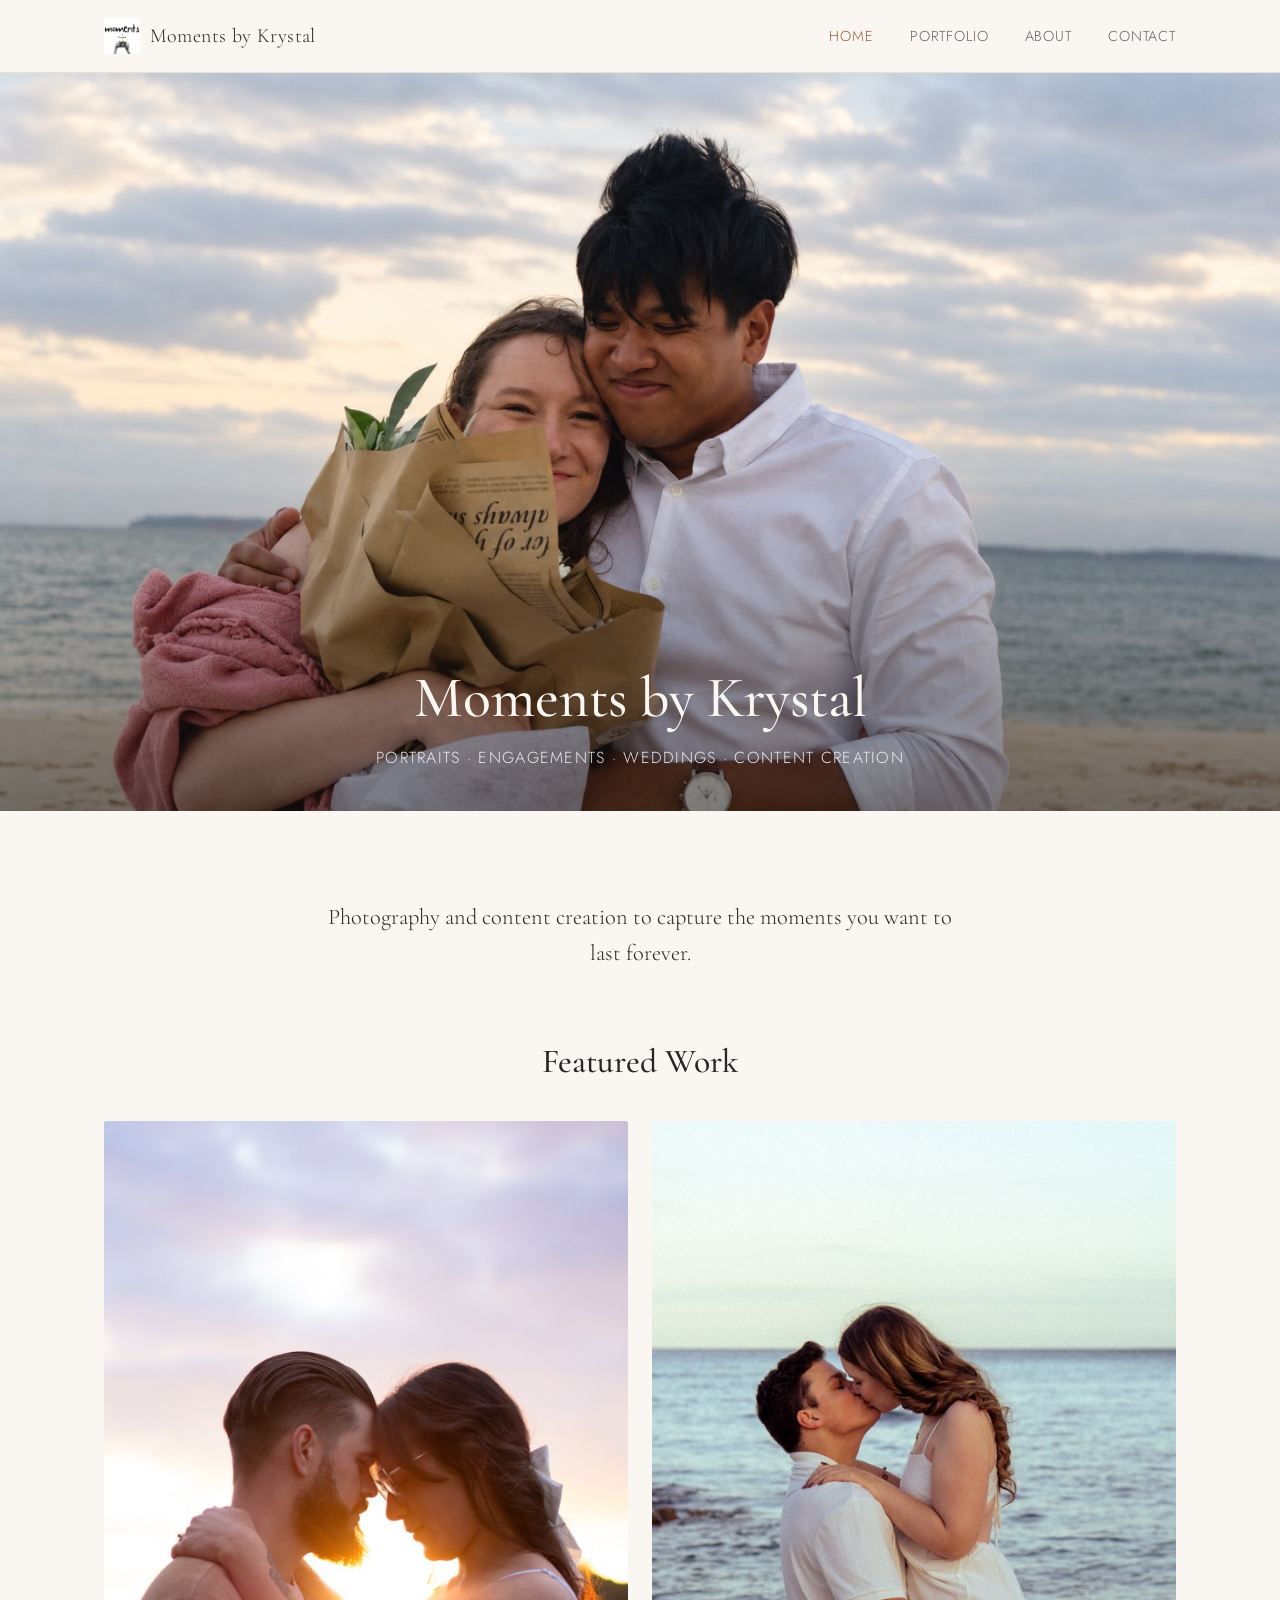
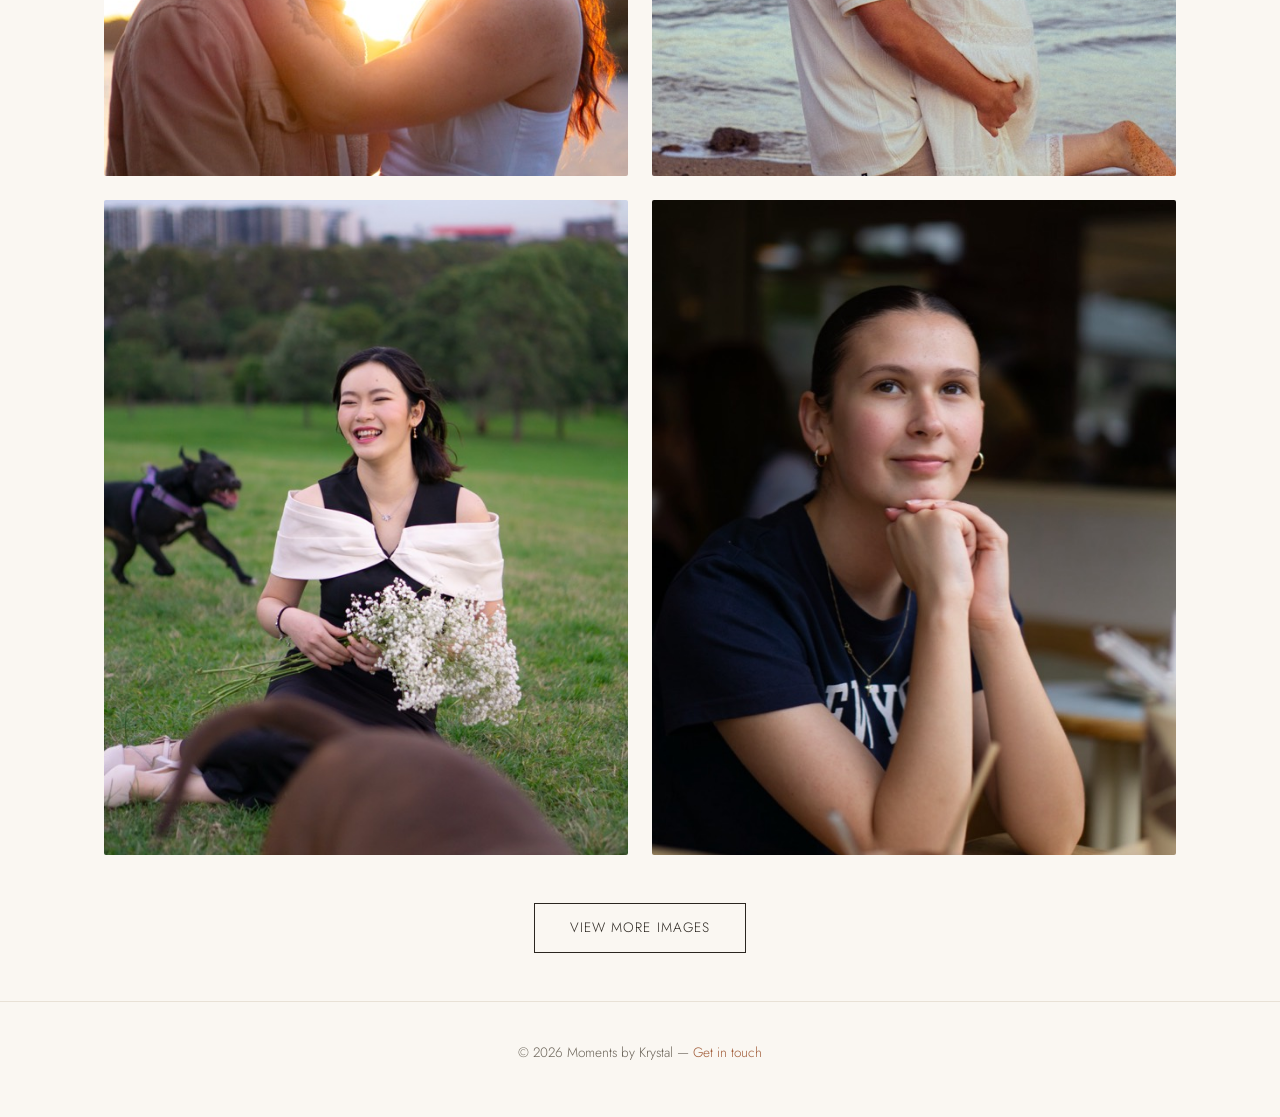
<file: index.html>
<!DOCTYPE html>
<html lang="en">
<head>
<meta charset="UTF-8" />
<meta name="viewport" content="width=device-width, initial-scale=1.0" />
<title>Moments by Krystal — Portrait, Engagement &amp; Wedding Photographer</title>
<meta name="description" content="Candid, minimally-edited portrait, engagement and wedding photography by Moments by Krystal, Sydney." />
<link rel="preconnect" href="https://fonts.googleapis.com" />
<link rel="preconnect" href="https://fonts.gstatic.com" crossorigin />
<link href="https://fonts.googleapis.com/css2?family=Cormorant+Garamond:wght@400;500;600&family=Jost:wght@300;400;500&display=swap" rel="stylesheet" />
<link rel="stylesheet" href="css/style.css" />
</head>
<body>

<nav class="site-nav">
  <div class="container">
    <a class="brand" href="index.html">
      <img class="brand-logo" src="images/logo.png" alt="Moments by Krystal logo" />
      Moments by Krystal
    </a>
    <button class="nav-toggle" aria-label="Toggle menu" aria-expanded="false">
      <span></span><span></span><span></span>
    </button>
    <ul class="nav-links">
      <li><a href="index.html" aria-current="page">Home</a></li>
      <li><a href="portfolio.html">Portfolio</a></li>
      <li><a href="about.html">About</a></li>
      <li><a href="contact.html">Contact</a></li>
    </ul>
  </div>
</nav>

<header class="hero">
  <img src="images/full/grace-and-franz-1.jpg" alt="Grace and Franz embracing on the beach at sunset" />
  <div class="hero-text">
    <h1>Moments by Krystal</h1>
    <p>Portraits &middot; Engagements &middot; Weddings &middot; Content Creation</p>
  </div>
</header>

<section class="section section-intro">
  <div class="container">
    <p class="intro">
      Photography and content creation to capture the moments you want to last forever.
    </p>
  </div>
</section>

<section class="section-tight">
  <div class="container">
    <div class="section-heading">
      <h2>Featured Work</h2>
    </div>
    <div class="grid-featured" data-gallery="featured"></div>
    <div class="cta-row">
      <a class="btn" href="portfolio.html">View More Images</a>
    </div>
  </div>
</section>

<footer class="site-footer">
  <div class="container">
    <p>&copy; 2026 Moments by Krystal &mdash; <a href="contact.html">Get in touch</a></p>
  </div>
</footer>

<script src="js/nav.js"></script>
<script src="js/lightbox.js"></script>
<script src="js/gallery.js"></script>
</body>
</html>
</file>
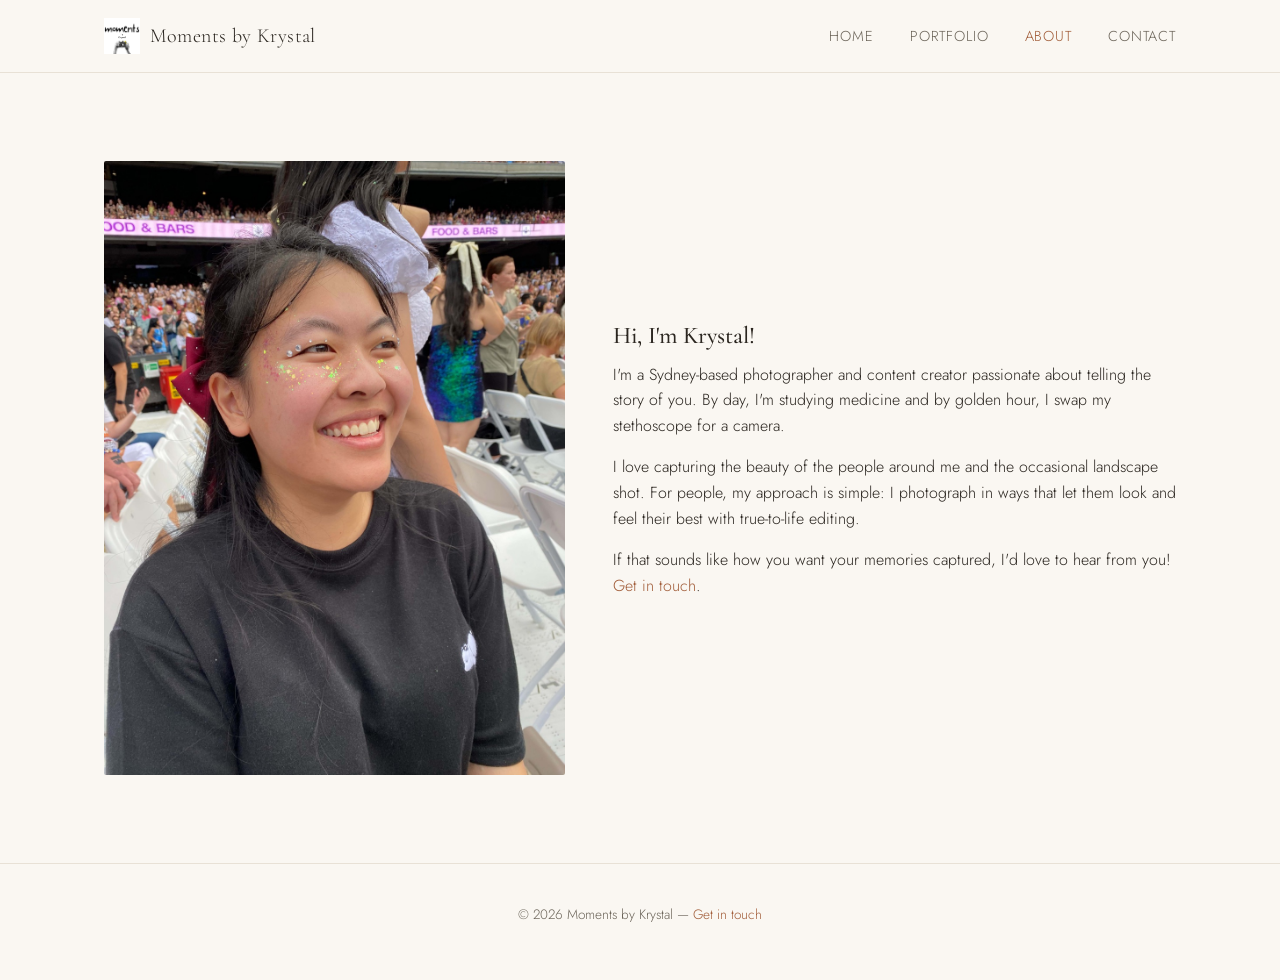
<file: about.html>
<!DOCTYPE html>
<html lang="en">
<head>
<meta charset="UTF-8" />
<meta name="viewport" content="width=device-width, initial-scale=1.0" />
<title>About — Moments by Krystal</title>
<meta name="description" content="Meet Krystal, a Sydney-based photographer and content creator." />
<link rel="preconnect" href="https://fonts.googleapis.com" />
<link rel="preconnect" href="https://fonts.gstatic.com" crossorigin />
<link href="https://fonts.googleapis.com/css2?family=Cormorant+Garamond:wght@400;500;600&family=Jost:wght@300;400;500&display=swap" rel="stylesheet" />
<link rel="stylesheet" href="css/style.css" />
</head>
<body>

<nav class="site-nav">
  <div class="container">
    <a class="brand" href="index.html">
      <img class="brand-logo" src="images/logo.png" alt="Moments by Krystal logo" />
      Moments by Krystal
    </a>
    <button class="nav-toggle" aria-label="Toggle menu" aria-expanded="false">
      <span></span><span></span><span></span>
    </button>
    <ul class="nav-links">
      <li><a href="index.html">Home</a></li>
      <li><a href="portfolio.html">Portfolio</a></li>
      <li><a href="about.html" aria-current="page">About</a></li>
      <li><a href="contact.html">Contact</a></li>
    </ul>
  </div>
</nav>

<section class="section">
  <div class="container">
    <div class="about-layout">
      <img src="images/full/about-krystal.jpg" alt="Krystal, the photographer behind Moments by Krystal" style="width:100%;border-radius:2px;" />
      <div>
        <h1>Hi, I'm Krystal!</h1>
        <p>
          I'm a Sydney-based photographer and content creator passionate about telling the story
          of you. By day, I'm studying medicine and by golden hour, I swap my stethoscope
          for a camera.
        </p>
        <p>
          I love capturing the beauty of the people around me and the occasional landscape shot.
          For people, my approach is simple: I photograph in ways that let them look and feel
          their best with true-to-life editing.
        </p>
        <p>
          If that sounds like how you want your memories captured, I'd love to hear from you!
          <a href="contact.html" style="color:var(--accent);">Get in touch</a>.
        </p>
      </div>
    </div>
  </div>
</section>

<footer class="site-footer">
  <div class="container">
    <p>&copy; 2026 Moments by Krystal &mdash; <a href="contact.html">Get in touch</a></p>
  </div>
</footer>

<script src="js/nav.js"></script>
</body>
</html>
</file>
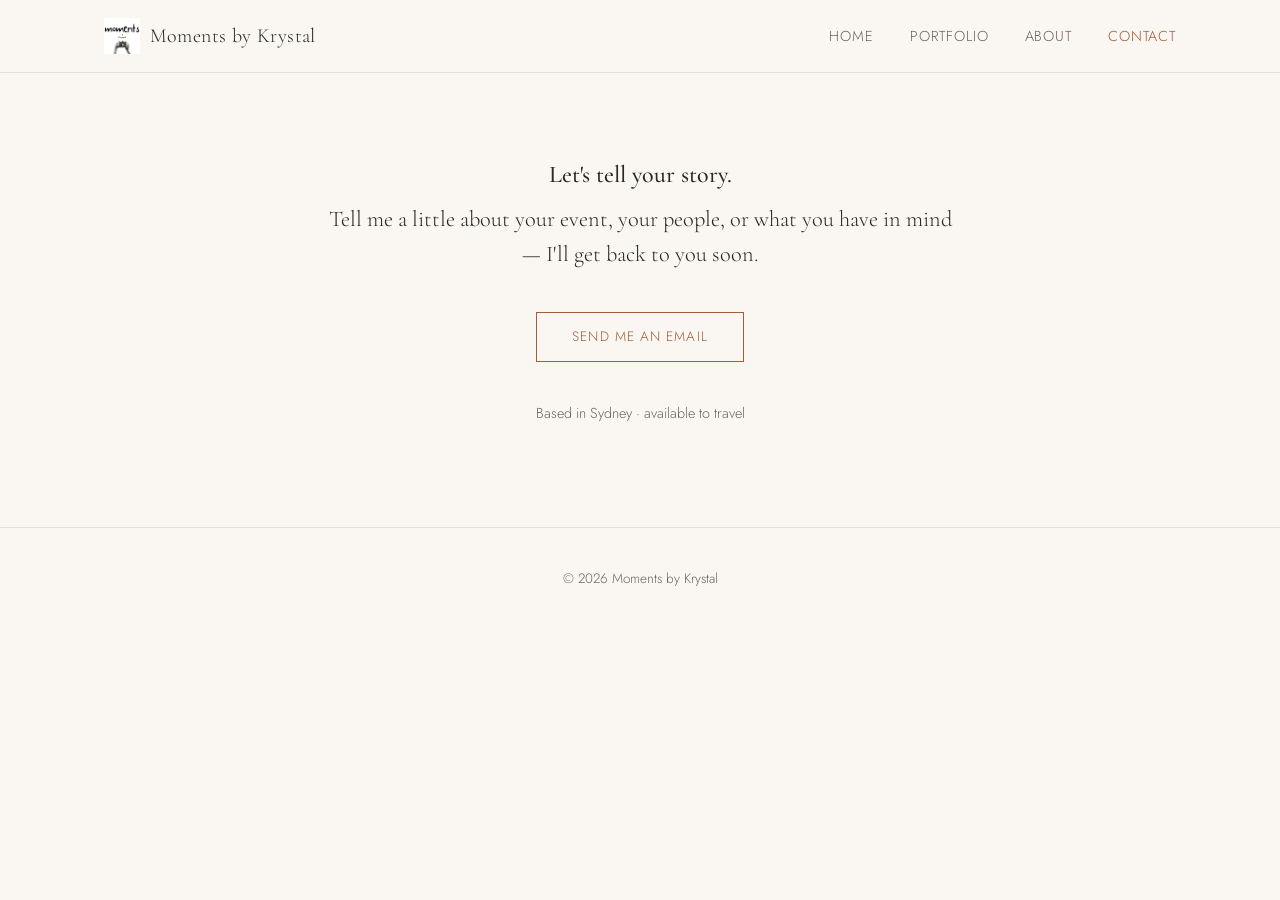
<file: contact.html>
<!DOCTYPE html>
<html lang="en">
<head>
<meta charset="UTF-8" />
<meta name="viewport" content="width=device-width, initial-scale=1.0" />
<title>Contact — Moments by Krystal</title>
<meta name="description" content="Get in touch to book a portrait, engagement or wedding session in Sydney." />
<link rel="preconnect" href="https://fonts.googleapis.com" />
<link rel="preconnect" href="https://fonts.gstatic.com" crossorigin />
<link href="https://fonts.googleapis.com/css2?family=Cormorant+Garamond:wght@400;500;600&family=Jost:wght@300;400;500&display=swap" rel="stylesheet" />
<link rel="stylesheet" href="css/style.css" />
</head>
<body>

<nav class="site-nav">
  <div class="container">
    <a class="brand" href="index.html">
      <img class="brand-logo" src="images/logo.png" alt="Moments by Krystal logo" />
      Moments by Krystal
    </a>
    <button class="nav-toggle" aria-label="Toggle menu" aria-expanded="false">
      <span></span><span></span><span></span>
    </button>
    <ul class="nav-links">
      <li><a href="index.html">Home</a></li>
      <li><a href="portfolio.html">Portfolio</a></li>
      <li><a href="about.html">About</a></li>
      <li><a href="contact.html" aria-current="page">Contact</a></li>
    </ul>
  </div>
</nav>

<section class="section" style="text-align:center;">
  <div class="container">
    <h1>Let's tell your story.</h1>
    <p class="intro" style="margin-bottom:2.5rem;">
      Tell me a little about your event, your people, or what you have in mind &mdash;
      I'll get back to you soon.
    </p>
    <a class="btn btn-accent" href="mailto:krystallim579@gmail.com?subject=Photography%20Inquiry">
      Send Me an Email
    </a>
    <p style="margin-top:2.5rem;color:var(--text-soft);font-size:0.9rem;">
      Based in Sydney &middot; available to travel
    </p>
  </div>
</section>

<footer class="site-footer">
  <div class="container">
    <p>&copy; 2026 Moments by Krystal</p>
  </div>
</footer>

<script src="js/nav.js"></script>
</body>
</html>
</file>
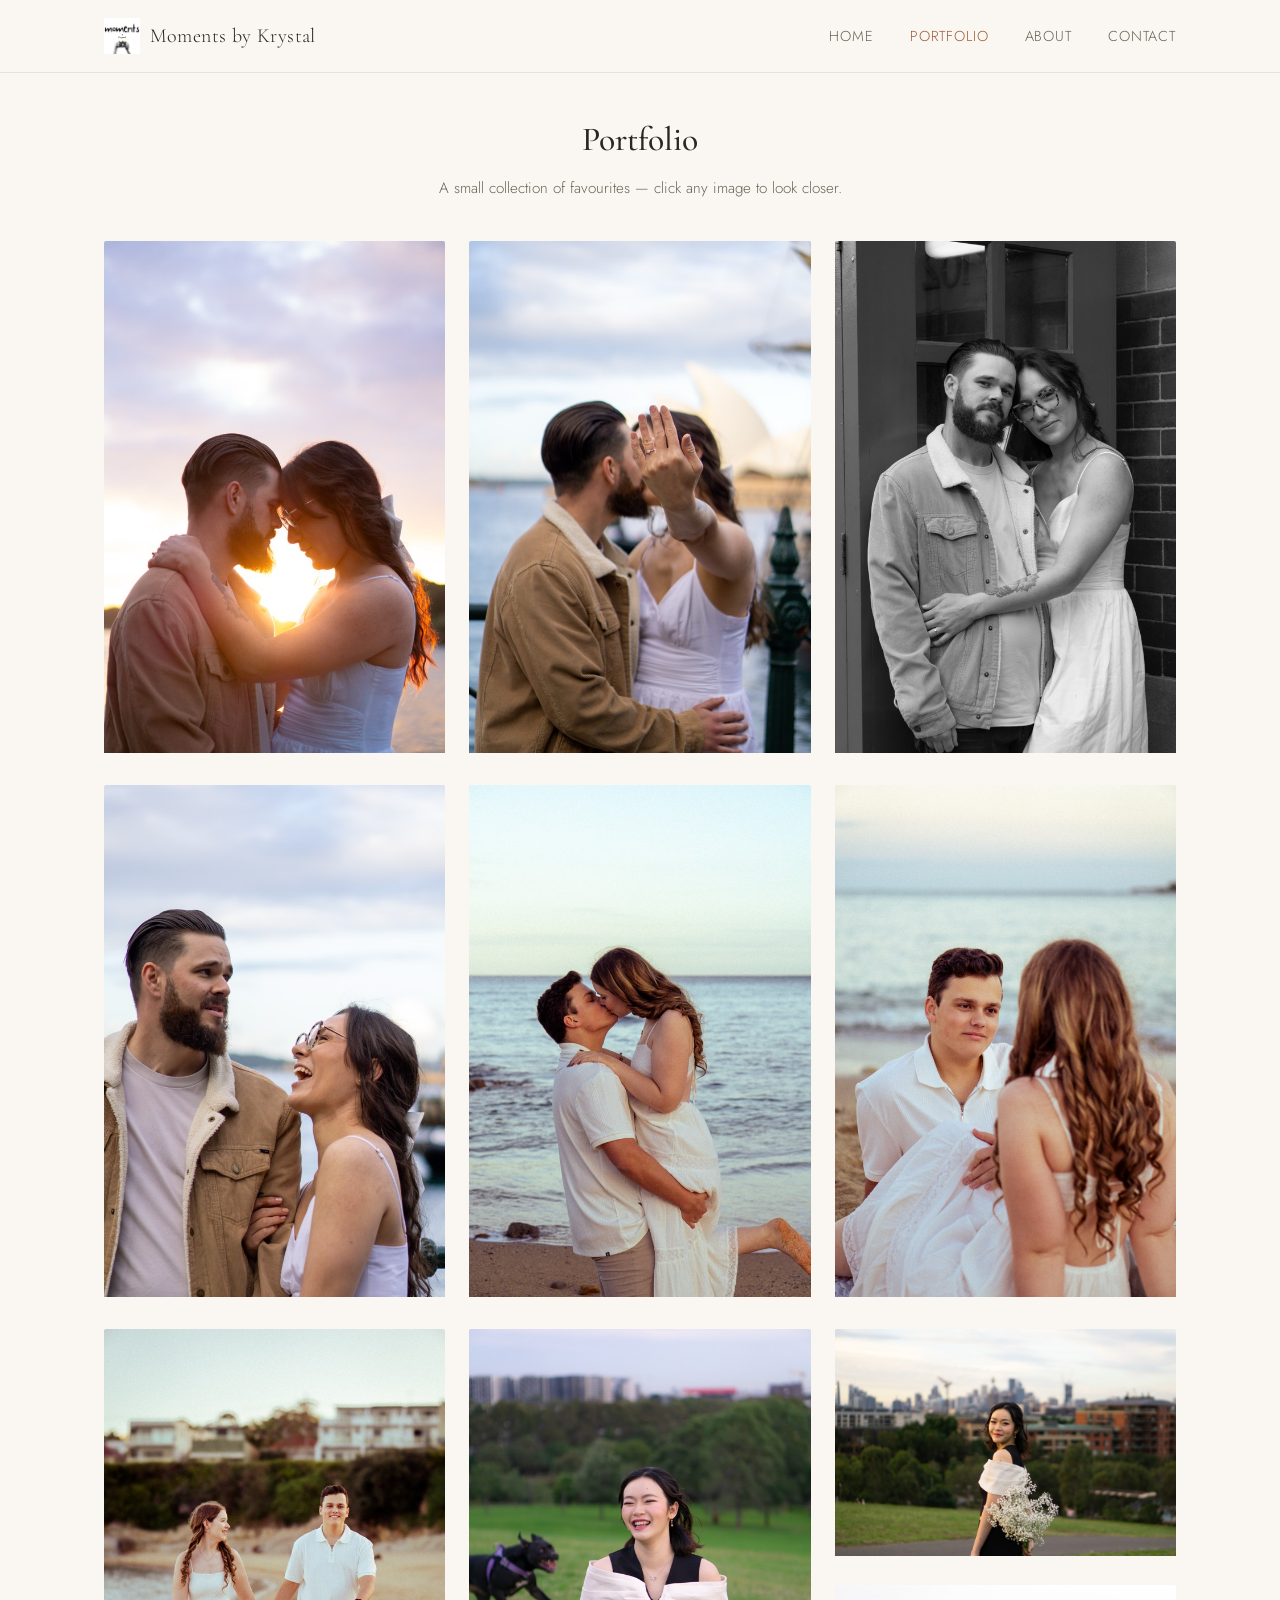
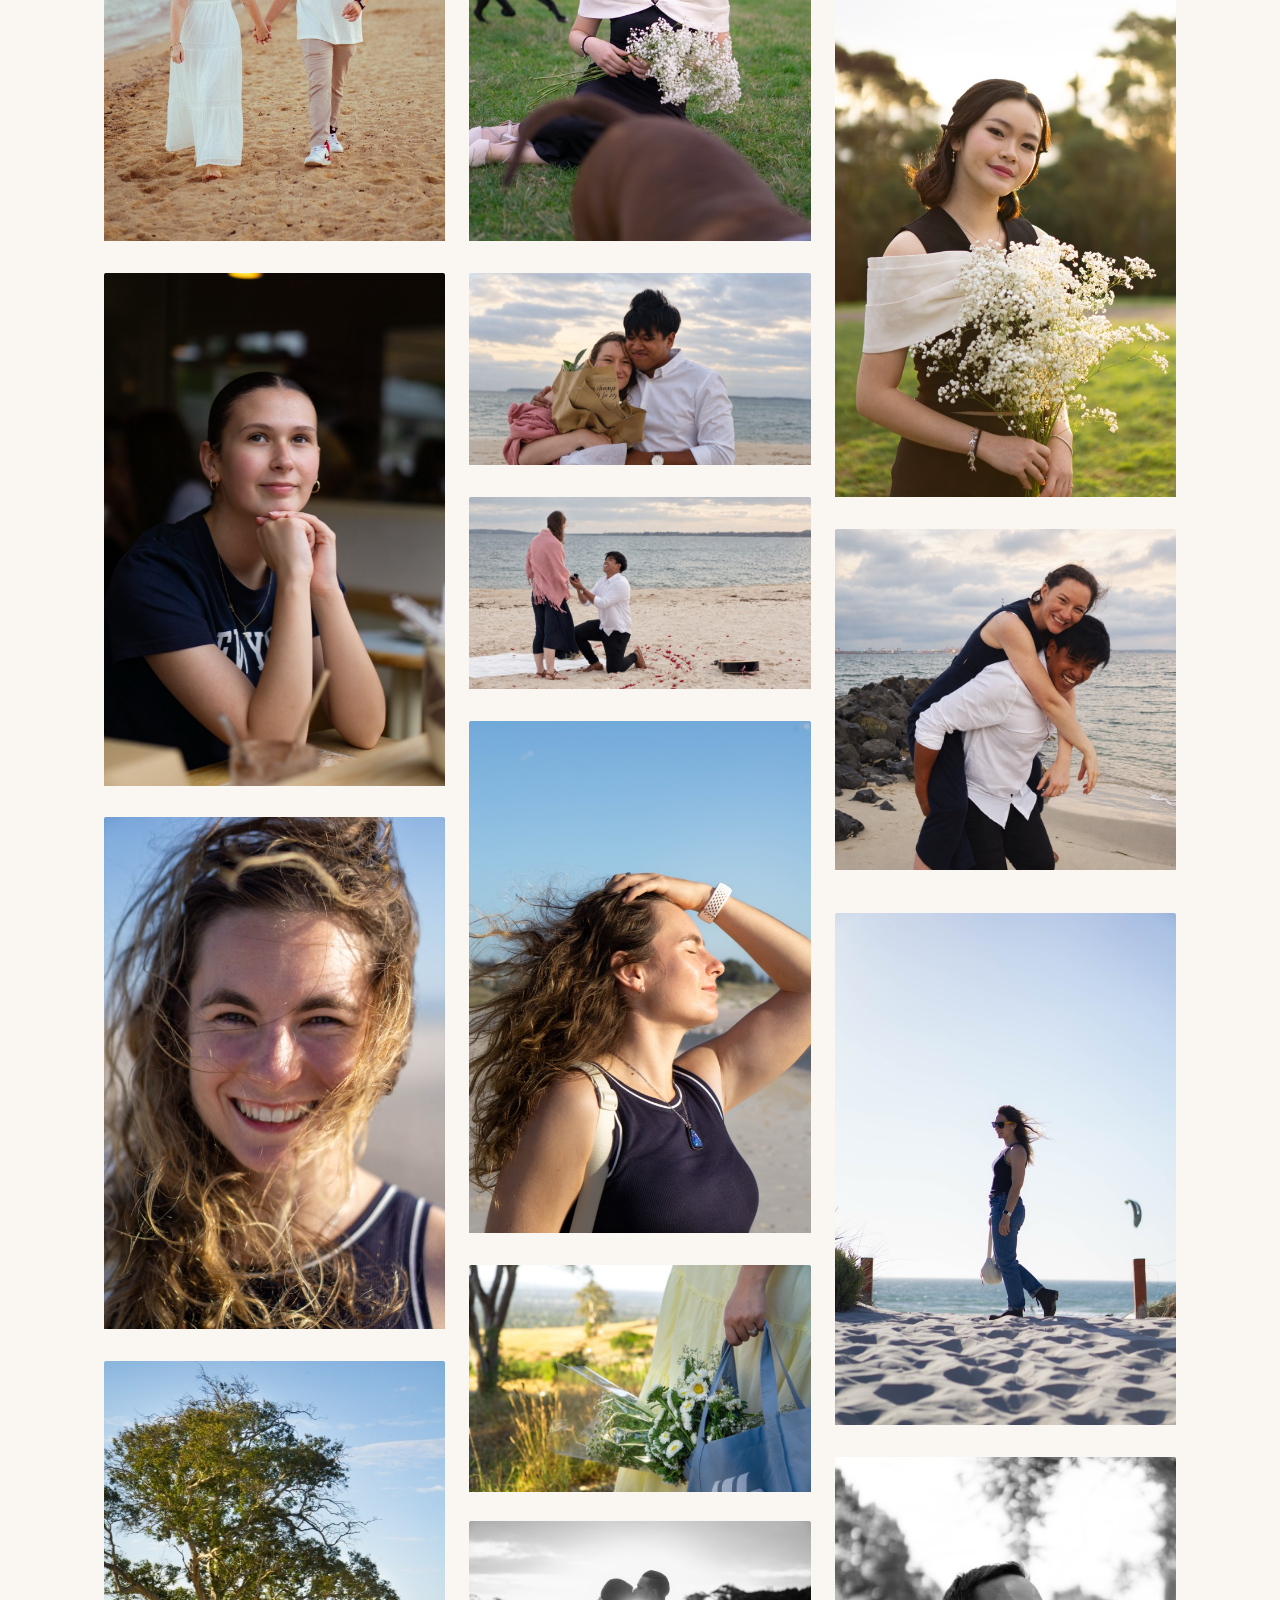
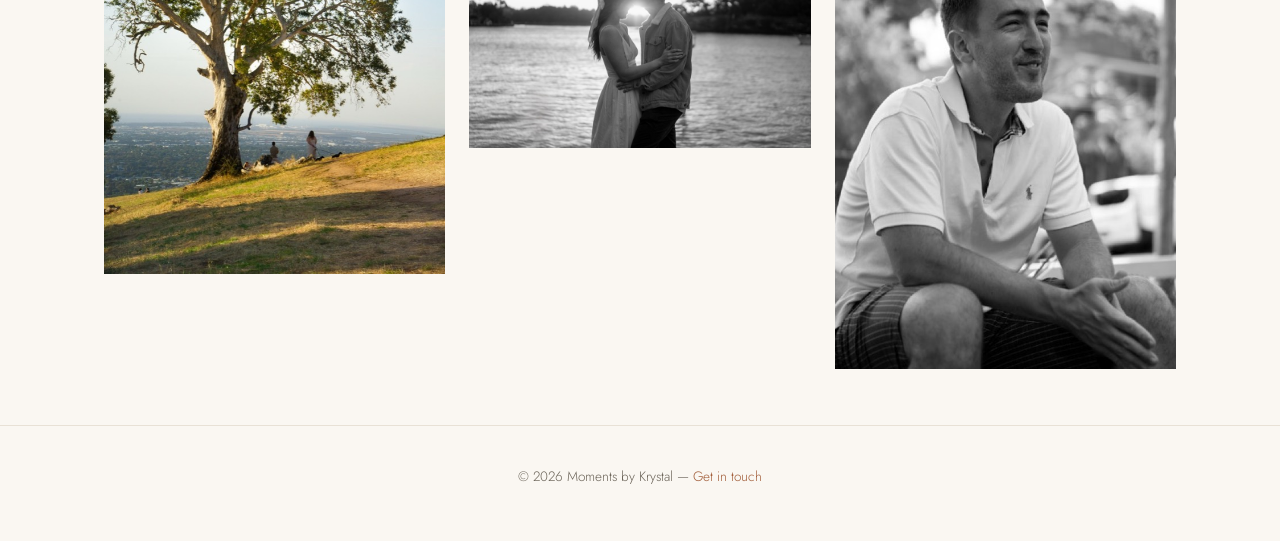
<file: portfolio.html>
<!DOCTYPE html>
<html lang="en">
<head>
<meta charset="UTF-8" />
<meta name="viewport" content="width=device-width, initial-scale=1.0" />
<title>Portfolio — Moments by Krystal</title>
<meta name="description" content="A collage of portrait, engagement and wedding work by Moments by Krystal, Sydney." />
<link rel="preconnect" href="https://fonts.googleapis.com" />
<link rel="preconnect" href="https://fonts.gstatic.com" crossorigin />
<link href="https://fonts.googleapis.com/css2?family=Cormorant+Garamond:wght@400;500;600&family=Jost:wght@300;400;500&display=swap" rel="stylesheet" />
<link rel="stylesheet" href="css/style.css" />
</head>
<body>

<nav class="site-nav">
  <div class="container">
    <a class="brand" href="index.html">
      <img class="brand-logo" src="images/logo.png" alt="Moments by Krystal logo" />
      Moments by Krystal
    </a>
    <button class="nav-toggle" aria-label="Toggle menu" aria-expanded="false">
      <span></span><span></span><span></span>
    </button>
    <ul class="nav-links">
      <li><a href="index.html">Home</a></li>
      <li><a href="portfolio.html" aria-current="page">Portfolio</a></li>
      <li><a href="about.html">About</a></li>
      <li><a href="contact.html">Contact</a></li>
    </ul>
  </div>
</nav>

<section class="section-tight">
  <div class="container">
    <div class="section-heading">
      <h2>Portfolio</h2>
      <p>A small collection of favourites &mdash; click any image to look closer.</p>
    </div>
    <div class="grid-masonry" data-gallery="all" data-layout="masonry"></div>
  </div>
</section>

<footer class="site-footer">
  <div class="container">
    <p>&copy; 2026 Moments by Krystal &mdash; <a href="contact.html">Get in touch</a></p>
  </div>
</footer>

<script src="js/nav.js"></script>
<script src="js/lightbox.js"></script>
<script src="js/gallery.js"></script>
</body>
</html>
</file>
<file: css/style.css>
/* ---------- Tokens ---------- */
:root {
  --bg: #faf7f2;
  --text: #2b2620;
  --text-soft: #6b6459;
  --accent: #a15c38;
  --border: #e8e1d6;
  --overlay: rgba(20, 17, 14, 0.92);
  --serif: "Cormorant Garamond", Georgia, "Times New Roman", serif;
  --sans: "Jost", -apple-system, BlinkMacSystemFont, "Segoe UI", sans-serif;
  --maxw: 1120px;
  --gap: 1.5rem;
}

/* ---------- Reset ---------- */
* { box-sizing: border-box; }
html { scroll-behavior: smooth; }
body {
  margin: 0;
  background: var(--bg);
  color: var(--text);
  font-family: var(--sans);
  font-weight: 300;
  line-height: 1.6;
  -webkit-font-smoothing: antialiased;
}
img { max-width: 100%; display: block; }
a { color: inherit; text-decoration: none; }
h1, h2, h3 {
  font-family: var(--serif);
  font-weight: 500;
  line-height: 1.15;
  margin: 0 0 0.5em;
}
p { margin: 0 0 1em; }
.container {
  max-width: var(--maxw);
  margin: 0 auto;
  padding: 0 1.5rem;
}

/* ---------- Nav ---------- */
.site-nav {
  position: sticky;
  top: 0;
  z-index: 50;
  background: var(--bg);
  border-bottom: 1px solid var(--border);
}
.site-nav .container {
  display: flex;
  align-items: center;
  justify-content: space-between;
  height: 4.5rem;
}
.brand {
  display: flex;
  align-items: center;
  gap: 0.6rem;
  font-family: var(--serif);
  font-size: 1.25rem;
  letter-spacing: 0.02em;
}
.brand-logo {
  height: 36px;
  width: auto;
}
.nav-links {
  display: flex;
  gap: 2.25rem;
  list-style: none;
  margin: 0;
  padding: 0;
}
.nav-links a {
  font-size: 0.9rem;
  letter-spacing: 0.06em;
  text-transform: uppercase;
  color: var(--text-soft);
  transition: color 0.2s ease;
}
.nav-links a:hover,
.nav-links a[aria-current="page"] {
  color: var(--accent);
}
.nav-toggle {
  display: none;
  flex-direction: column;
  gap: 5px;
  background: none;
  border: none;
  cursor: pointer;
  padding: 0.5rem;
}
.nav-toggle span {
  width: 22px;
  height: 1px;
  background: var(--text);
}

@media (max-width: 720px) {
  .nav-toggle { display: flex; }
  .nav-links {
    position: absolute;
    top: 4.5rem;
    left: 0;
    right: 0;
    background: var(--bg);
    border-bottom: 1px solid var(--border);
    flex-direction: column;
    align-items: center;
    gap: 1.5rem;
    padding: 2rem 0;
    display: none;
  }
  .nav-links.is-open { display: flex; }
}

/* ---------- Hero ---------- */
.hero {
  position: relative;
  height: 82vh;
  min-height: 420px;
  overflow: hidden;
}
.hero img {
  width: 100%;
  height: 100%;
  object-fit: cover;
}
.hero::after {
  content: "";
  position: absolute;
  inset: 0;
  background: linear-gradient(to top, rgba(20, 17, 14, 0.45), rgba(20, 17, 14, 0) 45%);
}
.hero-text {
  position: absolute;
  left: 0;
  right: 0;
  bottom: 2.5rem;
  z-index: 2;
  color: #faf7f2;
  text-align: center;
  padding: 0 1.5rem;
}
.hero-text h1 {
  font-size: clamp(2.2rem, 6vw, 3.6rem);
  margin-bottom: 0.25em;
}
.hero-text p {
  font-size: 1rem;
  letter-spacing: 0.08em;
  text-transform: uppercase;
  opacity: 0.9;
  margin: 0;
}

/* ---------- Sections ---------- */
.section {
  padding: 5.5rem 0;
}
.section-tight {
  padding: 3rem 0;
}
.section-intro {
  padding-bottom: 1.5rem;
}
.intro {
  max-width: 640px;
  margin: 0 auto;
  text-align: center;
  font-family: var(--serif);
  font-size: clamp(1.15rem, 2.2vw, 1.4rem);
  color: var(--text);
}
.section-heading {
  text-align: center;
  margin-bottom: 2.5rem;
}
.section-heading h2 {
  font-size: clamp(1.6rem, 3vw, 2.1rem);
}
.section-heading p {
  color: var(--text-soft);
  font-size: 0.95rem;
}

/* ---------- Featured grid (home) ---------- */
.grid-featured {
  display: grid;
  grid-template-columns: repeat(2, 1fr);
  gap: var(--gap);
}
@media (max-width: 480px) {
  .grid-featured {
    gap: 0.75rem;
  }
}
.grid-featured .gallery-item {
  aspect-ratio: 4 / 5;
  overflow: hidden;
  border-radius: 2px;
}
.grid-featured .gallery-item img {
  width: 100%;
  height: 100%;
  object-fit: cover;
  transition: transform 0.5s ease;
}
.grid-featured .gallery-item:hover img {
  transform: scale(1.03);
}

/* ---------- CTA ---------- */
.cta-row {
  text-align: center;
  margin-top: 3rem;
}
.btn {
  display: inline-block;
  border: 1px solid var(--text);
  padding: 0.8rem 2.2rem;
  font-size: 0.85rem;
  letter-spacing: 0.08em;
  text-transform: uppercase;
  transition: background 0.2s ease, color 0.2s ease;
}
.btn:hover {
  background: var(--text);
  color: var(--bg);
}
.btn-accent {
  border-color: var(--accent);
  color: var(--accent);
}
.btn-accent:hover {
  background: var(--accent);
  color: #faf7f2;
}

/* ---------- Masonry grid (portfolio) ---------- */
.grid-masonry {
  display: grid;
  grid-template-columns: repeat(auto-fill, minmax(260px, 1fr));
  grid-auto-rows: 8px;
  gap: var(--gap);
}
.grid-masonry .gallery-item {
  overflow: hidden;
  border-radius: 2px;
  cursor: zoom-in;
}
.grid-masonry .gallery-item img {
  width: 100%;
  height: auto;
  display: block;
  transition: transform 0.5s ease;
}
.grid-masonry .gallery-item:hover img {
  transform: scale(1.03);
}
.grid-featured .gallery-item {
  cursor: zoom-in;
}

/* ---------- Footer ---------- */
.site-footer {
  border-top: 1px solid var(--border);
  padding: 2.5rem 0;
  text-align: center;
  color: var(--text-soft);
  font-size: 0.85rem;
}
.site-footer a { color: var(--accent); }

/* ---------- Lightbox ---------- */
.lightbox {
  position: fixed;
  inset: 0;
  z-index: 100;
  background: var(--overlay);
  display: none;
  align-items: center;
  justify-content: center;
}
.lightbox.is-open { display: flex; }
.lightbox img {
  max-width: 90vw;
  max-height: 82vh;
  object-fit: contain;
}
.lightbox-caption {
  position: absolute;
  bottom: 1.75rem;
  left: 0;
  right: 0;
  text-align: center;
  color: #f2ede4;
  font-size: 0.85rem;
  letter-spacing: 0.06em;
  text-transform: uppercase;
  opacity: 0.8;
}
.lightbox-close,
.lightbox-prev,
.lightbox-next {
  position: absolute;
  background: none;
  border: none;
  color: #f2ede4;
  font-size: 2rem;
  line-height: 1;
  cursor: pointer;
  padding: 0.75rem;
}
.lightbox-close {
  top: 0.5rem;
  right: 1rem;
  font-size: 1.6rem;
}
.lightbox-prev { left: 0.5rem; top: 50%; transform: translateY(-50%); }
.lightbox-next { right: 0.5rem; top: 50%; transform: translateY(-50%); }
@media (max-width: 600px) {
  .lightbox-prev, .lightbox-next { font-size: 1.5rem; }
}

/* ---------- About / Contact shared bits (used later) ---------- */
.about-layout {
  display: grid;
  grid-template-columns: 1fr;
  gap: 3rem;
  align-items: center;
}
@media (min-width: 800px) {
  .about-layout { grid-template-columns: 0.9fr 1.1fr; }
}
</file>
